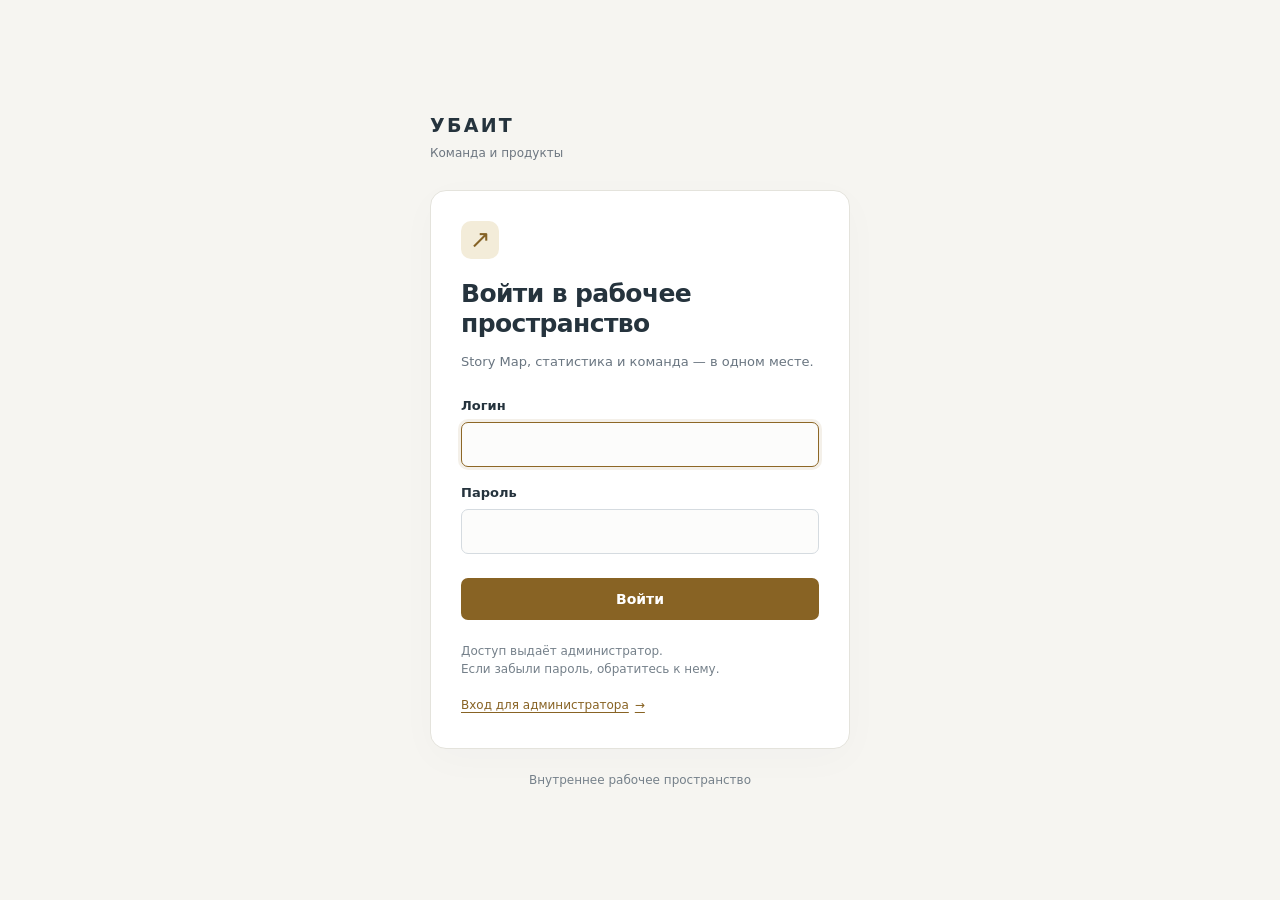
<file: login.html>
<!doctype html>
<html lang="ru"><head><meta charset="utf-8"><meta name="viewport" content="width=device-width,initial-scale=1"><meta name="robots" content="noindex,nofollow"><title>Вход · УБАИТ</title><link rel="stylesheet" href="/login.css"><script src="/login.js" defer></script></head>
<body><main><div class="brand">УБАИТ<span>Команда и продукты</span></div><section><div class="mark" aria-hidden="true">↗</div><h1>Войти в рабочее пространство</h1><p class="lead">Story Map, статистика и команда — в одном месте.</p><form id="login-form"><label>Логин<input name="username" required autocomplete="username" autocapitalize="none" spellcheck="false" maxlength="80" autofocus></label><label>Пароль<input name="password" type="password" required autocomplete="current-password" maxlength="1024"></label><p id="login-error" role="alert" hidden></p><button type="submit">Войти</button></form><p class="hint">Доступ выдаёт администратор.<br>Если забыли пароль, обратитесь к нему.</p><a class="admin-link" href="/_/">Вход для администратора <span aria-hidden="true">→</span></a></section><footer>Внутреннее рабочее пространство</footer></main></body></html>
</file>
<file: login.css>
:root{font:15px/1.5 system-ui,-apple-system,BlinkMacSystemFont,"Segoe UI",sans-serif;color:#25333d;background:#f6f5f1;color-scheme:light}*{box-sizing:border-box}body{margin:0;min-height:100dvh;display:grid;place-items:center;padding:28px 18px}main{width:min(100%,420px)}.brand{font-weight:800;letter-spacing:.12em;font-size:19px;margin:0 0 28px}.brand span{display:block;font-size:12px;font-weight:400;letter-spacing:0;color:#6d7680;margin-top:4px}section{background:#fff;border:1px solid #e4e3dc;border-radius:16px;padding:30px;box-shadow:0 10px 40px #24334206}.mark{width:38px;height:38px;border-radius:10px;background:#f3ecd9;color:#856226;display:grid;place-items:center;font-size:25px;margin-bottom:20px}h1{font-size:25px;line-height:1.22;margin:0 0 12px;letter-spacing:-.025em}.lead{font-size:13px;color:#697580;margin:0 0 25px}label{display:block;font-size:13px;font-weight:600;margin-top:16px}input{display:block;width:100%;border:1px solid #d5dbe0;background:#fcfcfb;border-radius:7px;padding:12px;margin-top:6px;font:inherit;outline:none}input:focus{border-color:#8d6726;box-shadow:0 0 0 3px #8d672619}button{width:100%;font:600 14px system-ui;border:0;border-radius:7px;background:#886324;color:white;padding:13px;margin-top:24px;cursor:pointer}button:disabled{opacity:.6;cursor:wait}button:focus-visible{outline:3px solid #be9a5c;outline-offset:3px}.hint,footer{font-size:12px;color:#75808a}.hint{margin:22px 0 0}footer{margin-top:22px;text-align:center}#login-error{font-size:13px;color:#a13232;margin:16px 0 0} @media(max-width:440px){section{padding:24px}h1{font-size:23px}}
.admin-link{display:inline-flex;align-items:center;gap:6px;margin-top:14px;padding:4px 0;font-size:12px;color:#886324;text-decoration:underline;text-underline-offset:3px;border-radius:3px}.admin-link:hover{color:#604619}.admin-link:focus-visible{outline:2px solid #886324;outline-offset:4px}
</file>
